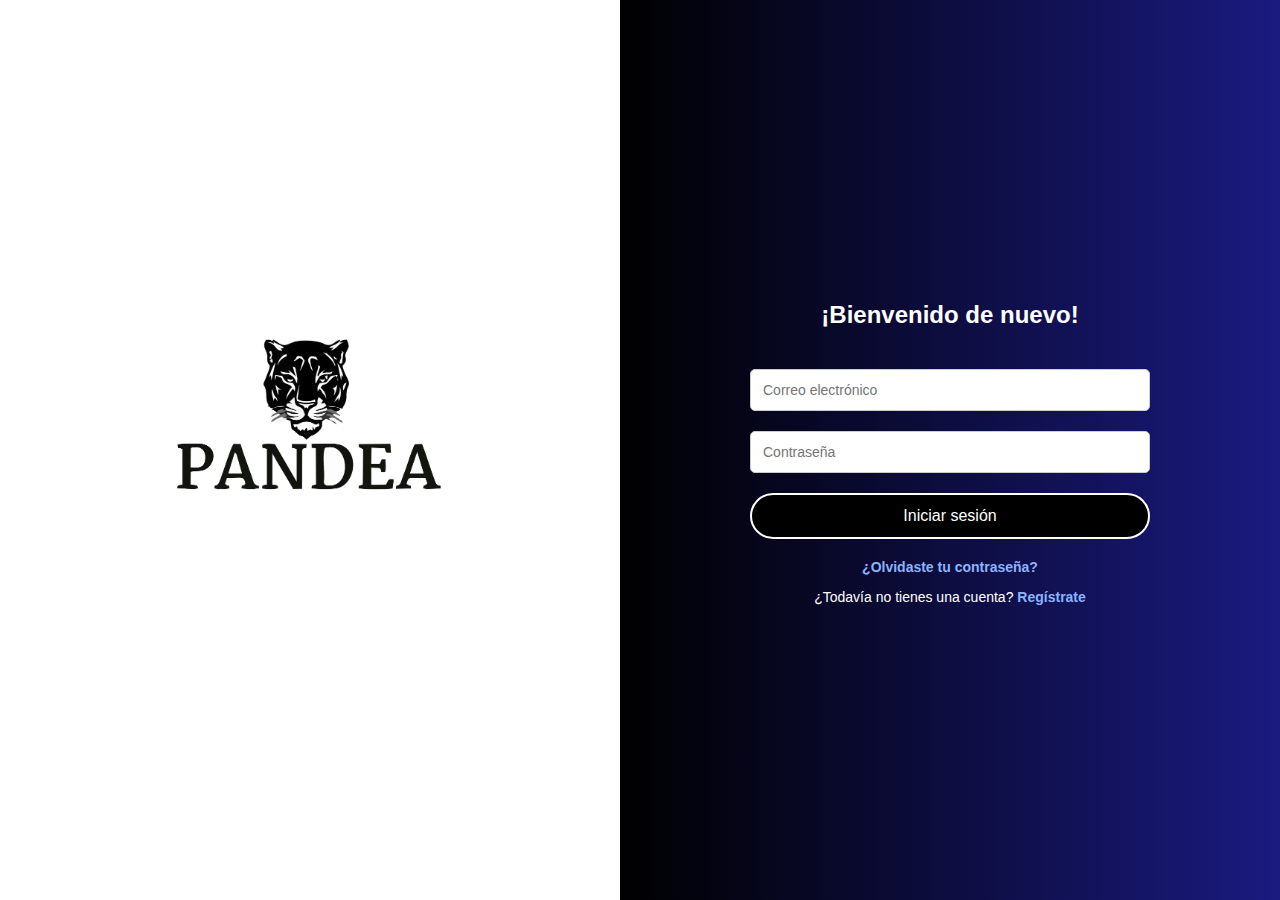
<file: Formulario/Login.html>
<!DOCTYPE html>
<html lang="es">
<head>
  <meta charset="UTF-8">
  <title>Inicio de Sesión - PANDEA</title>
  <style>
    * {
      box-sizing: border-box;
      font-family: 'Arial', sans-serif;
    }

    body {
      margin: 0;
      display: flex;
      height: 100vh;
    }

    .left-panel {
      background: white;
      flex: 1;
      display: flex;
      flex-direction: column;
      align-items: center;
      justify-content: center;
    }

    .left-panel img {
      width: 550px;
    }

    .left-panel h1 {
      font-size: 32px;
      margin-top: 10px;
      color: #000;
    }

    .right-panel {
      flex: 1;
      background: linear-gradient(to right, #000000, #1a1a80);
      color: white;
      display: flex;
      flex-direction: column;
      justify-content: center;
      align-items: center;
      padding: 20px;
    }

    .form-container {
      width: 100%;
      max-width: 400px;
    }

    h2 {
      text-align: center;
      margin-bottom: 30px;
      font-size: 24px;
    }

    input {
      width: 100%;
      padding: 12px;
      margin: 10px 0;
      border: 1px solid #ccc;
      border-radius: 5px;
      font-size: 14px;
    }

    button {
      width: 100%;
      padding: 12px;
      background: black;
      color: white;
      border: 2px solid white;
      border-radius: 30px;
      font-size: 16px;
      cursor: pointer;
      margin-top: 10px;
    }

    button:hover {
      background: white;
      color: black;
    }

    .extra-links {
      text-align: center;
      margin-top: 20px;
      font-size: 14px;
    }

    .extra-links a {
      color: #8ab4ff;
      text-decoration: none;
      font-weight: bold;
    }

    .extra-links a:hover {
      text-decoration: underline;
    }

    /* --- MODAL --- */
    .modal {
      display: none;
      position: fixed;
      z-index: 999;
      left: 0; top: 0;
      width: 100%; height: 100%;
      background-color: rgba(0, 0, 0, 0.7);
    }

    .modal-contenido {
      background: white;
      color: black;
      width: 90%;
      max-width: 400px;
      margin: 100px auto;
      padding: 30px;
      border-radius: 8px;
      text-align: center;
      position: relative;
    }

    .botones-opciones {
      display: flex;
      justify-content: space-around;
      margin-top: 20px;
    }

    .btn-opcion {
      padding: 10px 20px;
      background: #1a1a80;
      color: white;
      border-radius: 5px;
      text-decoration: none;
      font-weight: bold;
      transition: 0.3s;
    }

    .btn-opcion:hover {
      background: black;
    }

    .cerrar {
      position: absolute;
      top: 10px;
      right: 15px;
      font-size: 20px;
      cursor: pointer;
    }
  </style>
</head>
<body>
  <div class="left-panel">
    <img src="Logo.png" alt="Logo PANDEA">
  </div>

  <div class="right-panel">
    <div class="form-container">
      <h2>¡Bienvenido de nuevo!</h2>
      <form>
        <input type="email" placeholder="Correo electrónico" required>
        <input type="password" placeholder="Contraseña" required>
        <button type="submit">Iniciar sesión</button>
      </form>

      <div class="extra-links">
        <p><a href="recuperar.html">¿Olvidaste tu contraseña?</a></p>
        <p>¿Todavía no tienes una cuenta? <a href="#" onclick="mostrarModal()">Regístrate</a></p>
      </div>
    </div>
  </div>

  <div id="modal-registro" class="modal">
    <div class="modal-contenido">
      <h2>Elige tu tipo de cuenta</h2>
      <div class="botones-opciones">
        <a href="Registro.html" class="btn-opcion">Vendedor</a>
        <a href="RegistroC.html" class="btn-opcion">Comprador</a>
      </div>
      <span class="cerrar" onclick="cerrarModal()">&times;</span>
    </div>
  </div>

  <script>
    function mostrarModal() {
      document.getElementById("modal-registro").style.display = "block";
    }

    function cerrarModal() {
      document.getElementById("modal-registro").style.display = "none";
    }

    window.onclick = function(e) {
      if (e.target == document.getElementById("modal-registro")) {
        cerrarModal();
      }
    }
  </script>
</body>
</html>
</file>
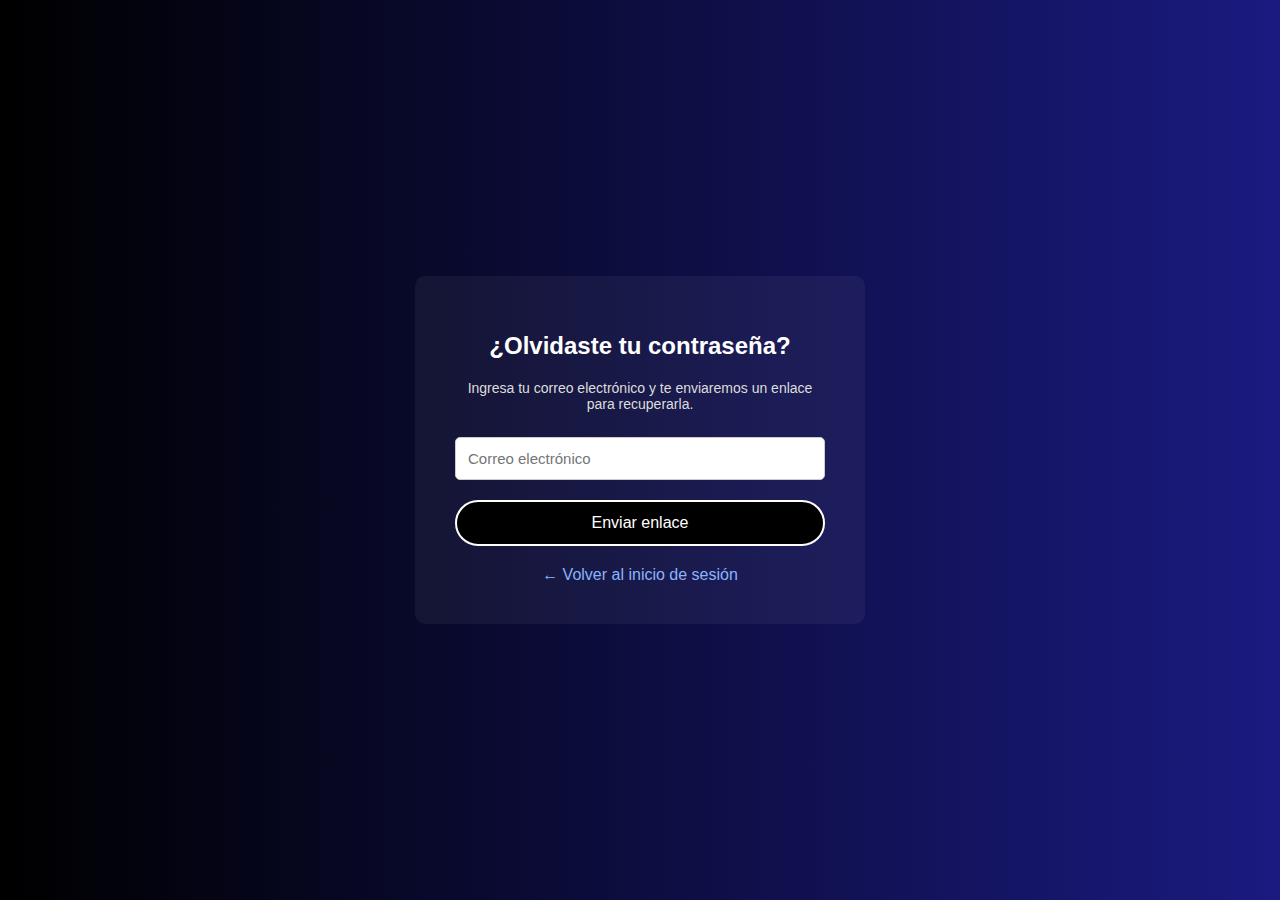
<file: Formulario/recuperar.html>
<!DOCTYPE html>
<html lang="es">
<head>
  <meta charset="UTF-8">
  <title>Recuperar Contraseña - PANDEA</title>
  <style>
    * {
      box-sizing: border-box;
      font-family: 'Arial', sans-serif;
    }

    body {
      margin: 0;
      background: linear-gradient(to right, #000000, #1a1a80);
      color: white;
      display: flex;
      justify-content: center;
      align-items: center;
      height: 100vh;
    }

    .container {
      background: rgba(255, 255, 255, 0.05);
      padding: 40px;
      border-radius: 10px;
      text-align: center;
      width: 90%;
      max-width: 450px;
    }

    h1 {
      font-size: 24px;
      margin-bottom: 20px;
    }

    p {
      font-size: 14px;
      margin-bottom: 25px;
      color: #ddd;
    }

    input[type="email"] {
      width: 100%;
      padding: 12px;
      font-size: 15px;
      border-radius: 5px;
      border: 1px solid #ccc;
      margin-bottom: 20px;
    }

    button {
      padding: 12px 30px;
      border: 2px solid white;
      background: black;
      color: white;
      font-size: 16px;
      border-radius: 25px;
      cursor: pointer;
      transition: 0.3s;
      width: 100%;
    }

    button:hover {
      background: white;
      color: black;
    }

    a {
      color: #8ab4ff;
      text-decoration: none;
      display: block;
      margin-top: 20px;
    }

    a:hover {
      text-decoration: underline;
    }
  </style>
</head>
<body>
  <div class="container">
    <h1>¿Olvidaste tu contraseña?</h1>
    <p>Ingresa tu correo electrónico y te enviaremos un enlace para recuperarla.</p>
    <form>
      <input type="email" placeholder="Correo electrónico" required>
      <button type="submit">Enviar enlace</button>
    </form>
    <a href="Login.html">← Volver al inicio de sesión</a>
  </div>
</body>
</html>
</file>
